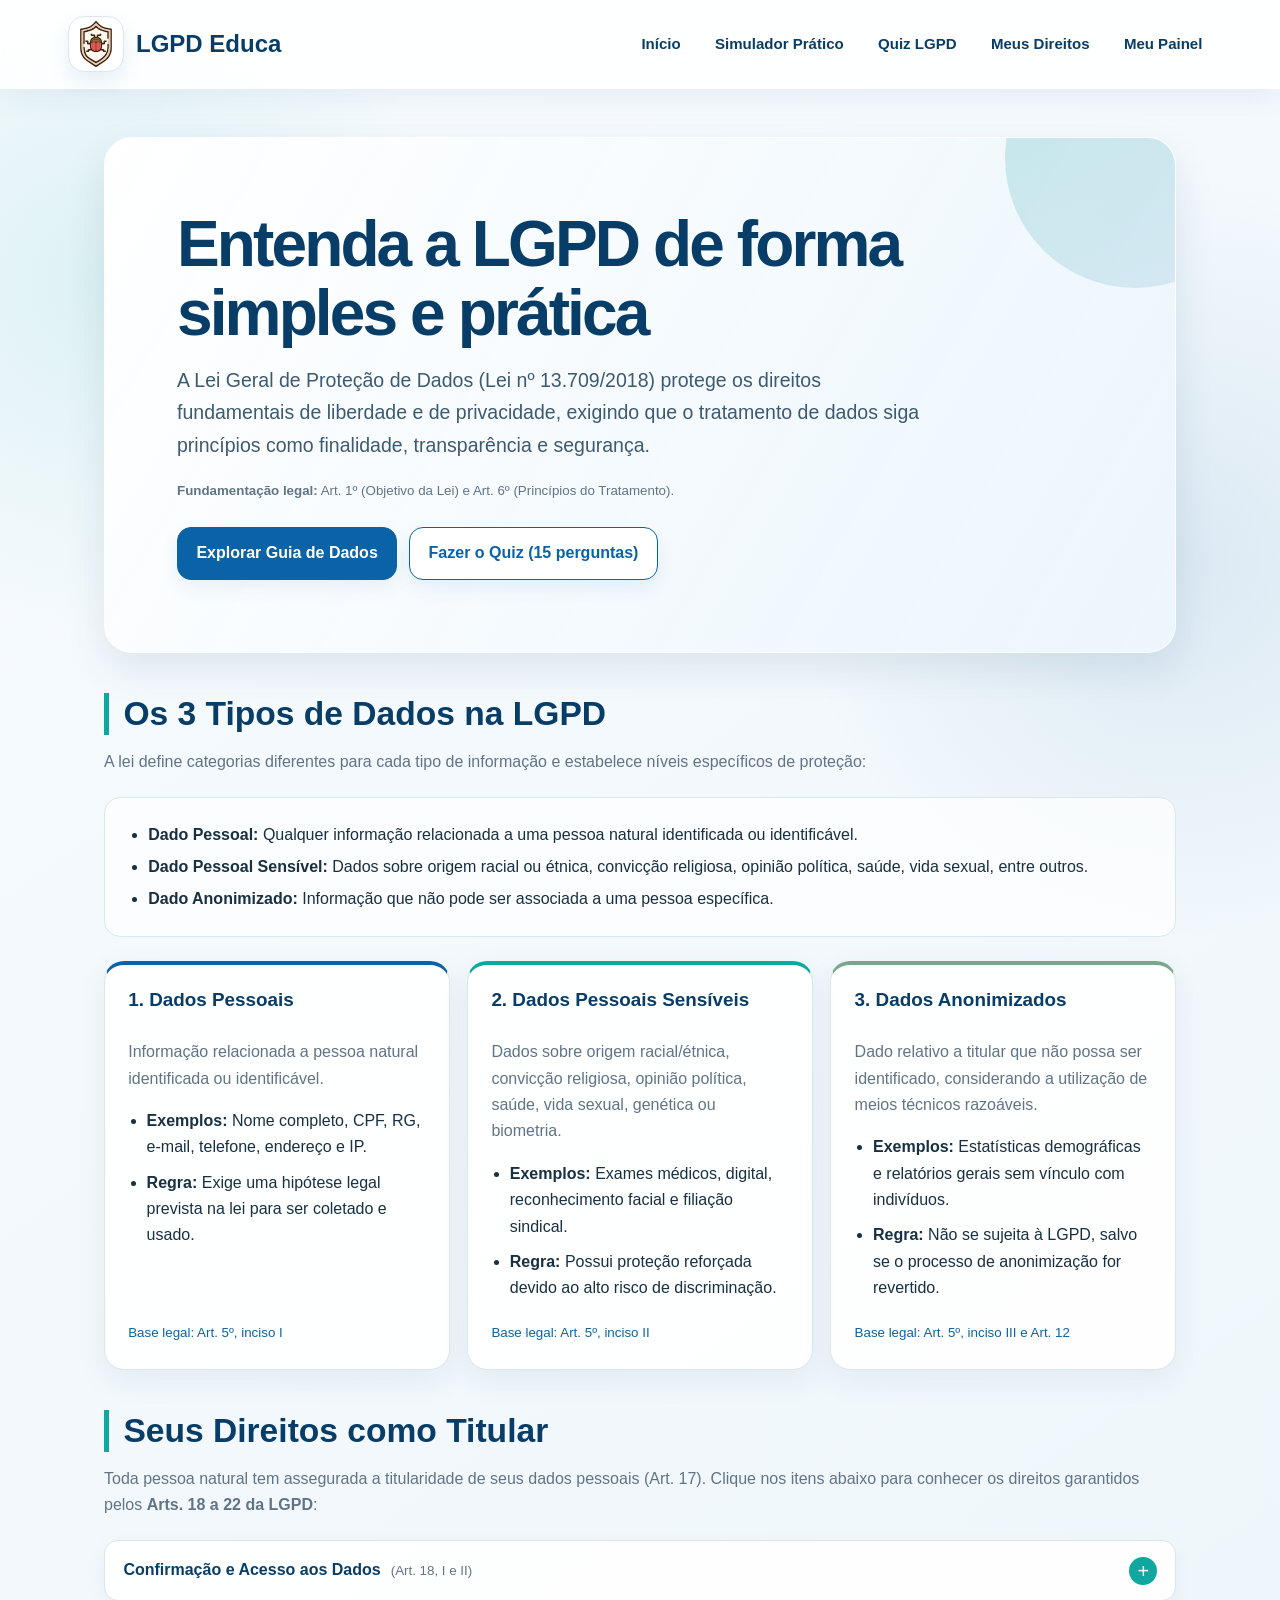
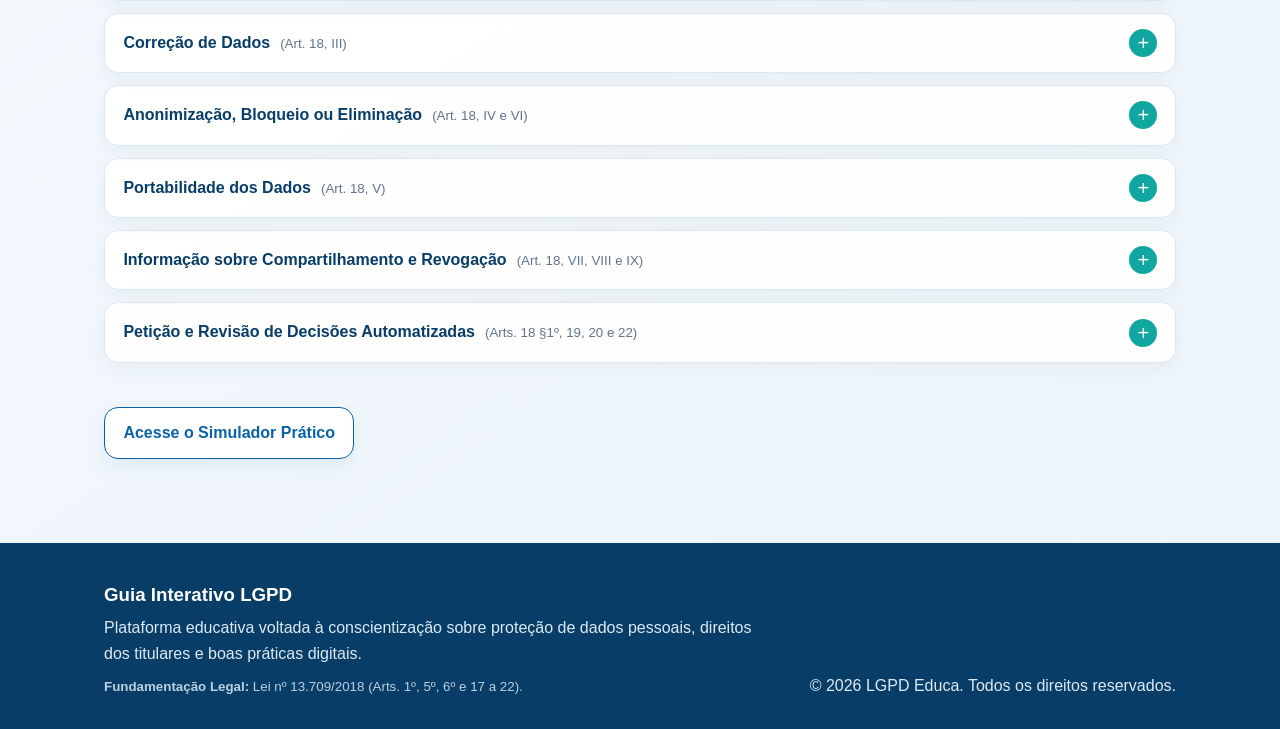
<file: index.html>
<!DOCTYPE html>
<html lang="pt">
<head>
    <meta charset="UTF-8">
    <meta name="viewport" content="width=device-width, initial-scale=1.0">
    <title>LGPD Educa</title>
    <link rel="stylesheet" href="style.css">
    <script src="script.js" defer></script>
</head>
<body>
    
    <div id="ContainerTotal">
        <div id="container1">
            <app-navbar>
                <header class="navbar">
                    <nav aria-label="Menu de navegação" class="px-6 flex items-center justify-between h-20 w-full">
                        <div id="logo-img" class="logo">
                            <a class="logo-link" routerlinkactive="text-base font-semibold text-sky-700 transition-all duration-200 hover:text-primary px-2 py-1 rounded-md hover:bg-sky-50" href="index.html" rel="null" target="_self">
                                <img src="logo.svg" height="48" width="48" alt="Logo LGPD Educa" class="h-12 w-auto">
                                <h1 class="text-logo text-lg font-semibold text-sky-700 transition-all duration-200 hover:text-primary px-2 py-1 rounded-md hover:bg-sky-50" id="text-logo">LGPD Educa</h1>
                            </a>
                        </div>
                        <div class="flex items-center gap-4">
                            <a routerlinkactive="text-base font-semibold text-sky-700 transition-all duration-200 hover:text-primary px-2 py-1 rounded-md hover:bg-sky-50" href="index.html#introducao" rel="null" target="_self">Início</a>
                            <a routerlinkactive="text-base font-semibold text-sky-700 transition-all duration-200 hover:text-primary px-2 py-1 rounded-md hover:bg-sky-50" href="simulador.html" rel="null" target="_self">Simulador Prático</a>
                            <a routerlinkactive="text-base font-semibold text-sky-700 transition-all duration-200 hover:text-primary px-2 py-1 rounded-md hover:bg-sky-50" href="quiz.html" rel="null" target="_self">Quiz LGPD</a>
                            <a routerlinkactive="text-base font-semibold text-sky-700 transition-all duration-200 hover:text-primary px-2 py-1 rounded-md hover:bg-sky-50" href="direitos.html" rel="null" target="_self">Meus Direitos</a>
                            <a routerlinkactive="text-base font-semibold text-sky-700 transition-all duration-200 hover:text-primary px-2 py-1 rounded-md hover:bg-sky-50" href="painel.html" rel="null" target="_self">Meu Painel</a>
                        </div>
                    </nav>
                </header>
            </app-navbar>
        </div>
        <main id="container2">
            <app-lgpd>
                <section class="lgpd-section" id="introducao">
                    <h1 class="lgpd-title">Entenda a LGPD de forma simples e prática</h1>
                    <p class="lgpd-description">A Lei Geral de Proteção de Dados (Lei nº 13.709/2018) protege os direitos fundamentais de liberdade e de privacidade, exigindo que o tratamento de dados siga princípios como finalidade, transparência e segurança.</p>
                    <p class="base-legal">
                        <small><strong>Fundamentação legal:</strong> Art. 1º (Objetivo da Lei) e Art. 6º (Princípios do Tratamento).</small>
                    </p>
                    <div>
                        <a href="#tipos-dados">Explorar Guia de Dados</a>
                        <a href="quiz.html">Fazer o Quiz (15 perguntas)</a>
                    </div>
                </section>

                <section class="lgpd-section" id="tipos-dados">
                    <h2 class="lgpd-subtitle">Os 3 Tipos de Dados na LGPD</h2>
                    <p>A lei define categorias diferentes para cada tipo de informação e estabelece níveis específicos de proteção:</p>
                    
                    <ul class="lgpd-list">
                        <li><strong>Dado Pessoal:</strong> Qualquer informação relacionada a uma pessoa natural identificada ou identificável.</li>
                        <li><strong>Dado Pessoal Sensível:</strong> Dados sobre origem racial ou étnica, convicção religiosa, opinião política, saúde, vida sexual, entre outros.</li>
                        <li><strong>Dado Anonimizado:</strong> Informação que não pode ser associada a uma pessoa específica.</li>
                    </ul>
                    <div class="cards-container">
                        <!-- Card 1 -->
                        <article class="card">
                            <h3>1. Dados Pessoais</h3>
                            <p>Informação relacionada a pessoa natural identificada ou identificável.</p>
                            <ul>
                            <li><strong>Exemplos:</strong> Nome completo, CPF, RG, e-mail, telefone, endereço e IP.</li>
                            <li><strong>Regra:</strong> Exige uma hipótese legal prevista na lei para ser coletado e usado.</li>
                            </ul>
                            <footer class="card-legal">
                            <small>Base legal: Art. 5º, inciso I</small>
                            </footer>
                        </article>
                        <!-- Card 2 -->
                        <article class="card">
                                <h3>2. Dados Pessoais Sensíveis</h3>
                                <p>Dados sobre origem racial/étnica, convicção religiosa, opinião política, saúde, vida sexual, genética ou biometria.</p>
                                <ul>
                                <li><strong>Exemplos:</strong> Exames médicos, digital, reconhecimento facial e filiação sindical.</li>
                                <li><strong>Regra:</strong> Possui proteção reforçada devido ao alto risco de discriminação.</li>
                                </ul>
                                <footer class="card-legal">
                                <small>Base legal: Art. 5º, inciso II</small>
                                </footer>
                        </article>
                        <!-- Card 3 -->
                        <article class="card">
                            <h3>3. Dados Anonimizados</h3>
                            <p>Dado relativo a titular que não possa ser identificado, considerando a utilização de meios técnicos razoáveis.</p>
                            <ul>
                            <li><strong>Exemplos:</strong> Estatísticas demográficas e relatórios gerais sem vínculo com indivíduos.</li>
                            <li><strong>Regra:</strong> Não se sujeita à LGPD, salvo se o processo de anonimização for revertido.</li>
                            </ul>
                            <footer class="card-legal">
                            <small>Base legal: Art. 5º, inciso III e Art. 12</small>
                            </footer>
                        </article>
                    </div>
                </section>

                <section id="direitos-titulares">
                    <h2>Seus Direitos como Titular</h2>
                    <p>Toda pessoa natural tem assegurada a titularidade de seus dados pessoais (Art. 17). Clique nos itens abaixo para conhecer os direitos garantidos pelos <strong>Arts. 18 a 22 da LGPD</strong>:
                    </p>

                    <div class="accordion-direitos">
                        <details>
                            <summary><strong>Confirmação e Acesso aos Dados</strong> <small>(Art. 18, I e II)</small></summary>
                            <p>Você tem o direito de confirmar se uma empresa trata seus dados e solicitar uma cópia completa e gratuita dessas informações.</p>
                        </details>

                        <details>
                            <summary><strong>Correção de Dados</strong> <small>(Art. 18, III)</small></summary>
                            <p>Você pode exigir a atualização ou correção de dados que estejam incompletos, inexatos ou desatualizados.</p></details>

                        <details>
                            <summary><strong>Anonimização, Bloqueio ou Eliminação</strong> <small>(Art. 18, IV e VI)</small>
                            </summary>
                            <p>Direito de pedir que dados desnecessários, excessivos ou tratados fora da lei sejam bloqueados, anonimizados ou apagados.</p>
                            </details>
                        <details>
                            <summary><strong>Portabilidade dos Dados</strong> <small>(Art. 18, V)</small></summary>
                            <p>Você pode solicitar a transferência dos seus dados pessoais para outro fornecedor de serviço ou produto, mediante requisição expressa.</p>
                        </details>

                        <details>
                            <summary><strong>Informação sobre Compartilhamento e Revogação</strong> <small>(Art. 18, VII, VIII e IX)</small></summary>
                            <p>Direito de saber com quem seus dados foram compartilhados, quais as consequências de não dar consentimento e o direito de revogá-lo a qualquer momento.</p>
                        </details>

                        <details>
                            <summary><strong>Petição e Revisão de Decisões Automatizadas</strong> <small>(Arts. 18 §1º, 19, 20 e 22)</small></summary>
                            <p>Você pode reclamar à ANPD ou órgãos de defesa do consumidor, além de pedir revisão de decisões tomadas unicamente por algoritmos (como análise de crédito).</p>
                        </details>
                    </div>
                </section>
                        <a href="simulador.html" class="lgpd-button">Acesse o Simulador Prático</a>
            </app-lgpd>
        </main>
        <footer id="footer-site">
            <div class="footer-container">
                <div class="footer-col">
                    <h3>Guia Interativo LGPD</h3>
                    <p>
                        Plataforma educativa voltada à conscientização sobre proteção de dados pessoais, direitos dos titulares e boas práticas digitais.
                    </p>
                    <p class="legal-summary">
                    <small>
                    <strong>Fundamentação Legal:</strong> Lei nº 13.709/2018 (Arts. 1º, 5º, 6º e 17 a 22).
                    </small>
                    </p>
                </div>
                <p>&copy; 2026 LGPD Educa. Todos os direitos reservados.</p>
            </div>
        </footer>
    </div>
</body>
</html>
</file>
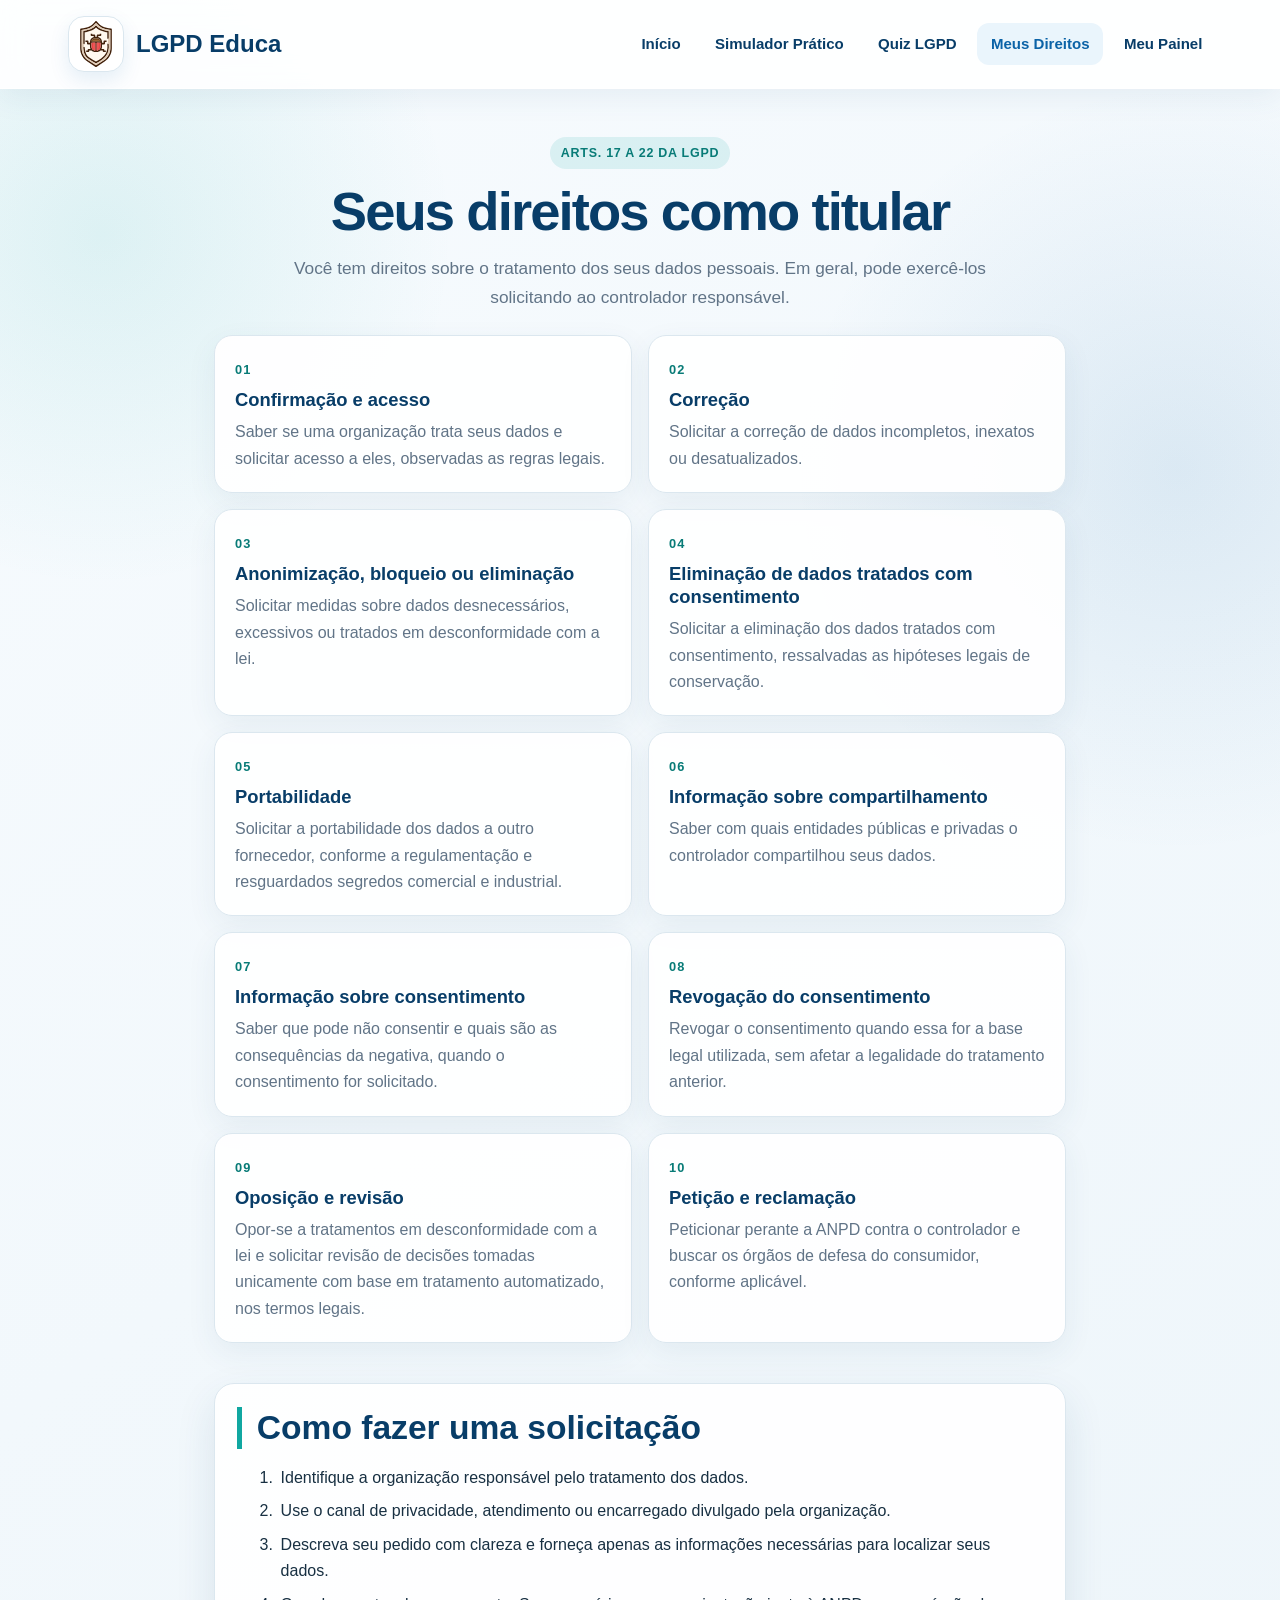
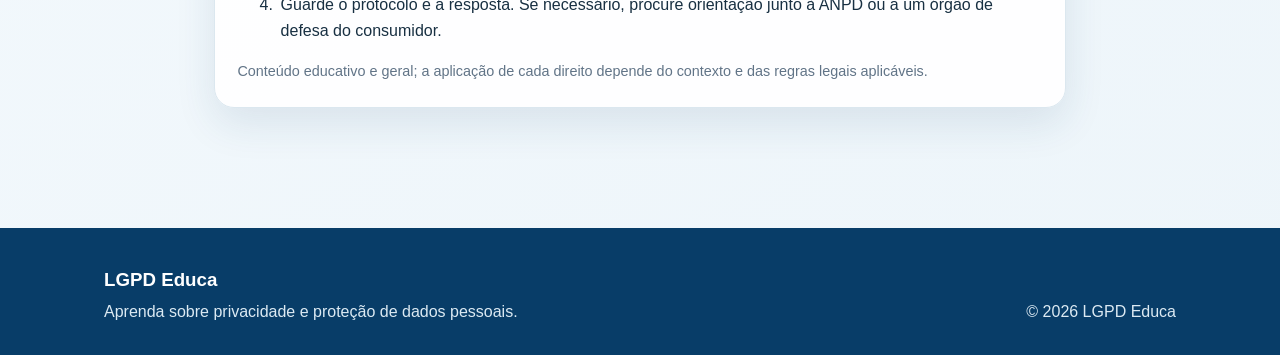
<file: direitos.html>
<!DOCTYPE html>
<html lang="pt-BR">
<head>
    <meta charset="UTF-8">
    <meta name="viewport" content="width=device-width, initial-scale=1.0">
    <meta name="description" content="Conheça os direitos do titular de dados pessoais previstos na LGPD.">
    <title>Meus Direitos | LGPD Educa</title>
    <link rel="stylesheet" href="style.css">
    <script src="script.js" defer></script>
</head>
<body>
    <div id="ContainerTotal">
        <header class="navbar">
            <nav aria-label="Menu de navegação">
                <div class="logo">
                    <a class="logo-link" href="index.html">
                        <img src="logo.svg" width="48" height="48" alt="">
                        <span class="text-logo">LGPD Educa</span>
                    </a>
                </div>
                <div class="nav-links">
                    <a href="index.html#introducao">Início</a>
                    <a href="simulador.html">Simulador Prático</a>
                    <a href="quiz.html">Quiz LGPD</a>
                    <a class="active" href="direitos.html" aria-current="page">Meus Direitos</a>
                    <a href="painel.html">Meu Painel</a>
                </div>
            </nav>
        </header>

        <main class="rights-page">
            <section class="rights-header">
                <span class="quiz-badge">Arts. 17 a 22 da LGPD</span>
                <h1>Seus direitos como titular</h1>
                <p>Você tem direitos sobre o tratamento dos seus dados pessoais. Em geral, pode exercê-los solicitando ao controlador responsável.</p>
            </section>

            <section class="rights-grid" aria-label="Direitos do titular">
                <article class="right-card">
                    <span>01</span>
                    <h2>Confirmação e acesso</h2>
                    <p>Saber se uma organização trata seus dados e solicitar acesso a eles, observadas as regras legais.</p>
                </article>
                <article class="right-card">
                    <span>02</span>
                    <h2>Correção</h2>
                    <p>Solicitar a correção de dados incompletos, inexatos ou desatualizados.</p>
                </article>
                <article class="right-card">
                    <span>03</span>
                    <h2>Anonimização, bloqueio ou eliminação</h2>
                    <p>Solicitar medidas sobre dados desnecessários, excessivos ou tratados em desconformidade com a lei.</p>
                </article>
                <article class="right-card">
                    <span>04</span>
                    <h2>Eliminação de dados tratados com consentimento</h2>
                    <p>Solicitar a eliminação dos dados tratados com consentimento, ressalvadas as hipóteses legais de conservação.</p>
                </article>
                <article class="right-card">
                    <span>05</span>
                    <h2>Portabilidade</h2>
                    <p>Solicitar a portabilidade dos dados a outro fornecedor, conforme a regulamentação e resguardados segredos comercial e industrial.</p>
                </article>
                <article class="right-card">
                    <span>06</span>
                    <h2>Informação sobre compartilhamento</h2>
                    <p>Saber com quais entidades públicas e privadas o controlador compartilhou seus dados.</p>
                </article>
                <article class="right-card">
                    <span>07</span>
                    <h2>Informação sobre consentimento</h2>
                    <p>Saber que pode não consentir e quais são as consequências da negativa, quando o consentimento for solicitado.</p>
                </article>
                <article class="right-card">
                    <span>08</span>
                    <h2>Revogação do consentimento</h2>
                    <p>Revogar o consentimento quando essa for a base legal utilizada, sem afetar a legalidade do tratamento anterior.</p>
                </article>
                <article class="right-card">
                    <span>09</span>
                    <h2>Oposição e revisão</h2>
                    <p>Opor-se a tratamentos em desconformidade com a lei e solicitar revisão de decisões tomadas unicamente com base em tratamento automatizado, nos termos legais.</p>
                </article>
                <article class="right-card">
                    <span>10</span>
                    <h2>Petição e reclamação</h2>
                    <p>Peticionar perante a ANPD contra o controlador e buscar os órgãos de defesa do consumidor, conforme aplicável.</p>
                </article>
            </section>

            <section class="rights-howto">
                <h2>Como fazer uma solicitação</h2>
                <ol>
                    <li>Identifique a organização responsável pelo tratamento dos dados.</li>
                    <li>Use o canal de privacidade, atendimento ou encarregado divulgado pela organização.</li>
                    <li>Descreva seu pedido com clareza e forneça apenas as informações necessárias para localizar seus dados.</li>
                    <li>Guarde o protocolo e a resposta. Se necessário, procure orientação junto à ANPD ou a um órgão de defesa do consumidor.</li>
                </ol>
                <p class="rights-disclaimer">Conteúdo educativo e geral; a aplicação de cada direito depende do contexto e das regras legais aplicáveis.</p>
            </section>
        </main>

        <footer id="footer-site">
            <div class="footer-container">
                <div class="footer-col">
                    <h3>LGPD Educa</h3>
                    <p>Aprenda sobre privacidade e proteção de dados pessoais.</p>
                </div>
                <p>&copy; 2026 LGPD Educa</p>
            </div>
        </footer>
    </div>
</body>
</html>
</file>
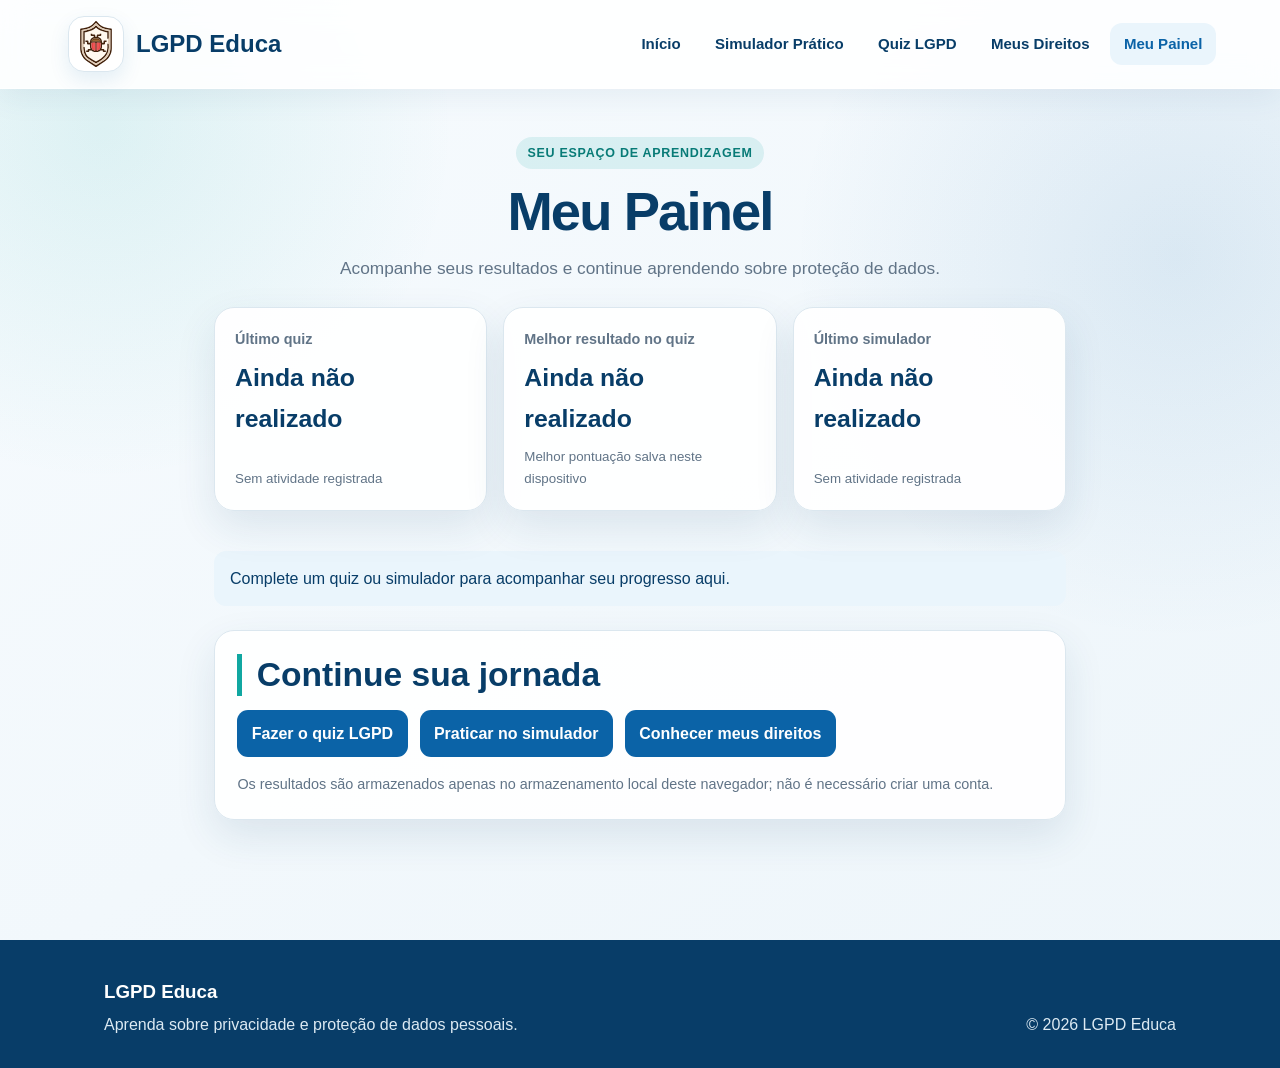
<file: painel.html>
<!DOCTYPE html>
<html lang="pt-BR">
<head>
    <meta charset="UTF-8">
    <meta name="viewport" content="width=device-width, initial-scale=1.0">
    <meta name="description" content="Acompanhe seus resultados nos desafios LGPD Educa.">
    <title>Meu Painel | LGPD Educa</title>
    <link rel="stylesheet" href="style.css">
    <script src="script.js" defer></script>
</head>
<body>
    <div id="ContainerTotal">
        <header class="navbar">
            <nav aria-label="Menu de navegação">
                <div class="logo">
                    <a class="logo-link" href="index.html">
                        <img src="logo.svg" width="48" height="48" alt="">
                        <span class="text-logo">LGPD Educa</span>
                    </a>
                </div>
                <div class="nav-links">
                    <a href="index.html#introducao">Início</a>
                    <a href="simulador.html">Simulador Prático</a>
                    <a href="quiz.html">Quiz LGPD</a>
                    <a href="direitos.html">Meus Direitos</a>
                    <a class="active" href="painel.html" aria-current="page">Meu Painel</a>
                </div>
            </nav>
        </header>

        <main id="user-panel" class="dashboard-page">
            <section class="dashboard-header">
                <span class="quiz-badge">Seu espaço de aprendizagem</span>
                <h1>Meu Painel</h1>
                <p>Acompanhe seus resultados e continue aprendendo sobre proteção de dados.</p>
            </section>

            <section class="dashboard-grid" aria-label="Resumo do seu progresso">
                <article class="dashboard-card">
                    <span class="dashboard-label">Último quiz</span>
                    <strong id="panel-quiz-latest">Carregando...</strong>
                    <small id="panel-quiz-date"></small>
                </article>
                <article class="dashboard-card">
                    <span class="dashboard-label">Melhor resultado no quiz</span>
                    <strong id="panel-quiz-best">Carregando...</strong>
                    <small>Melhor pontuação salva neste dispositivo</small>
                </article>
                <article class="dashboard-card">
                    <span class="dashboard-label">Último simulador</span>
                    <strong id="panel-simulator">Carregando...</strong>
                    <small id="panel-simulator-date"></small>
                </article>
            </section>

            <p id="panel-activity" class="dashboard-note" aria-live="polite"></p>

            <section class="dashboard-actions">
                <h2>Continue sua jornada</h2>
                <div class="dashboard-links">
                    <a href="quiz.html">Fazer o quiz LGPD</a>
                    <a href="simulador.html">Praticar no simulador</a>
                    <a href="direitos.html">Conhecer meus direitos</a>
                </div>
                <p>Os resultados são armazenados apenas no armazenamento local deste navegador; não é necessário criar uma conta.</p>
            </section>
        </main>

        <footer id="footer-site">
            <div class="footer-container">
                <div class="footer-col">
                    <h3>LGPD Educa</h3>
                    <p>Aprenda sobre privacidade e proteção de dados pessoais.</p>
                </div>
                <p>&copy; 2026 LGPD Educa</p>
            </div>
        </footer>
    </div>
</body>
</html>
</file>
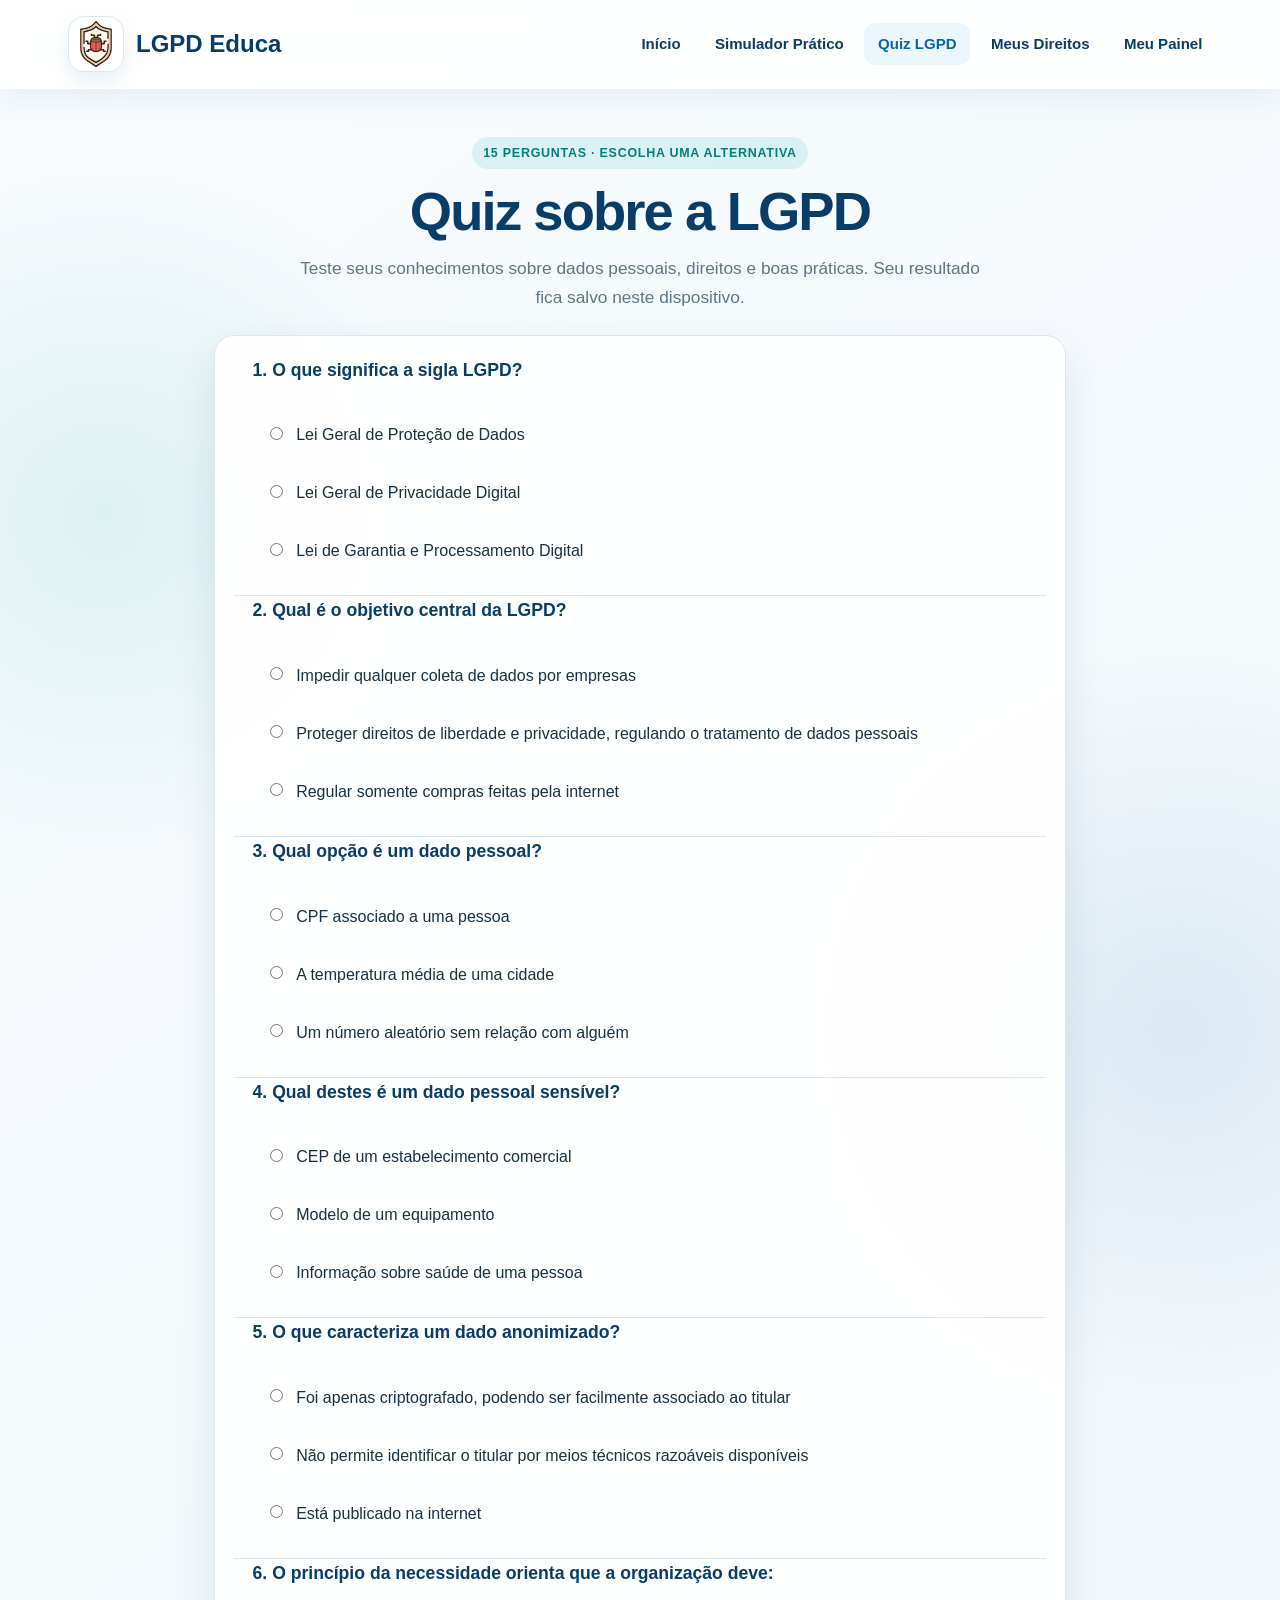
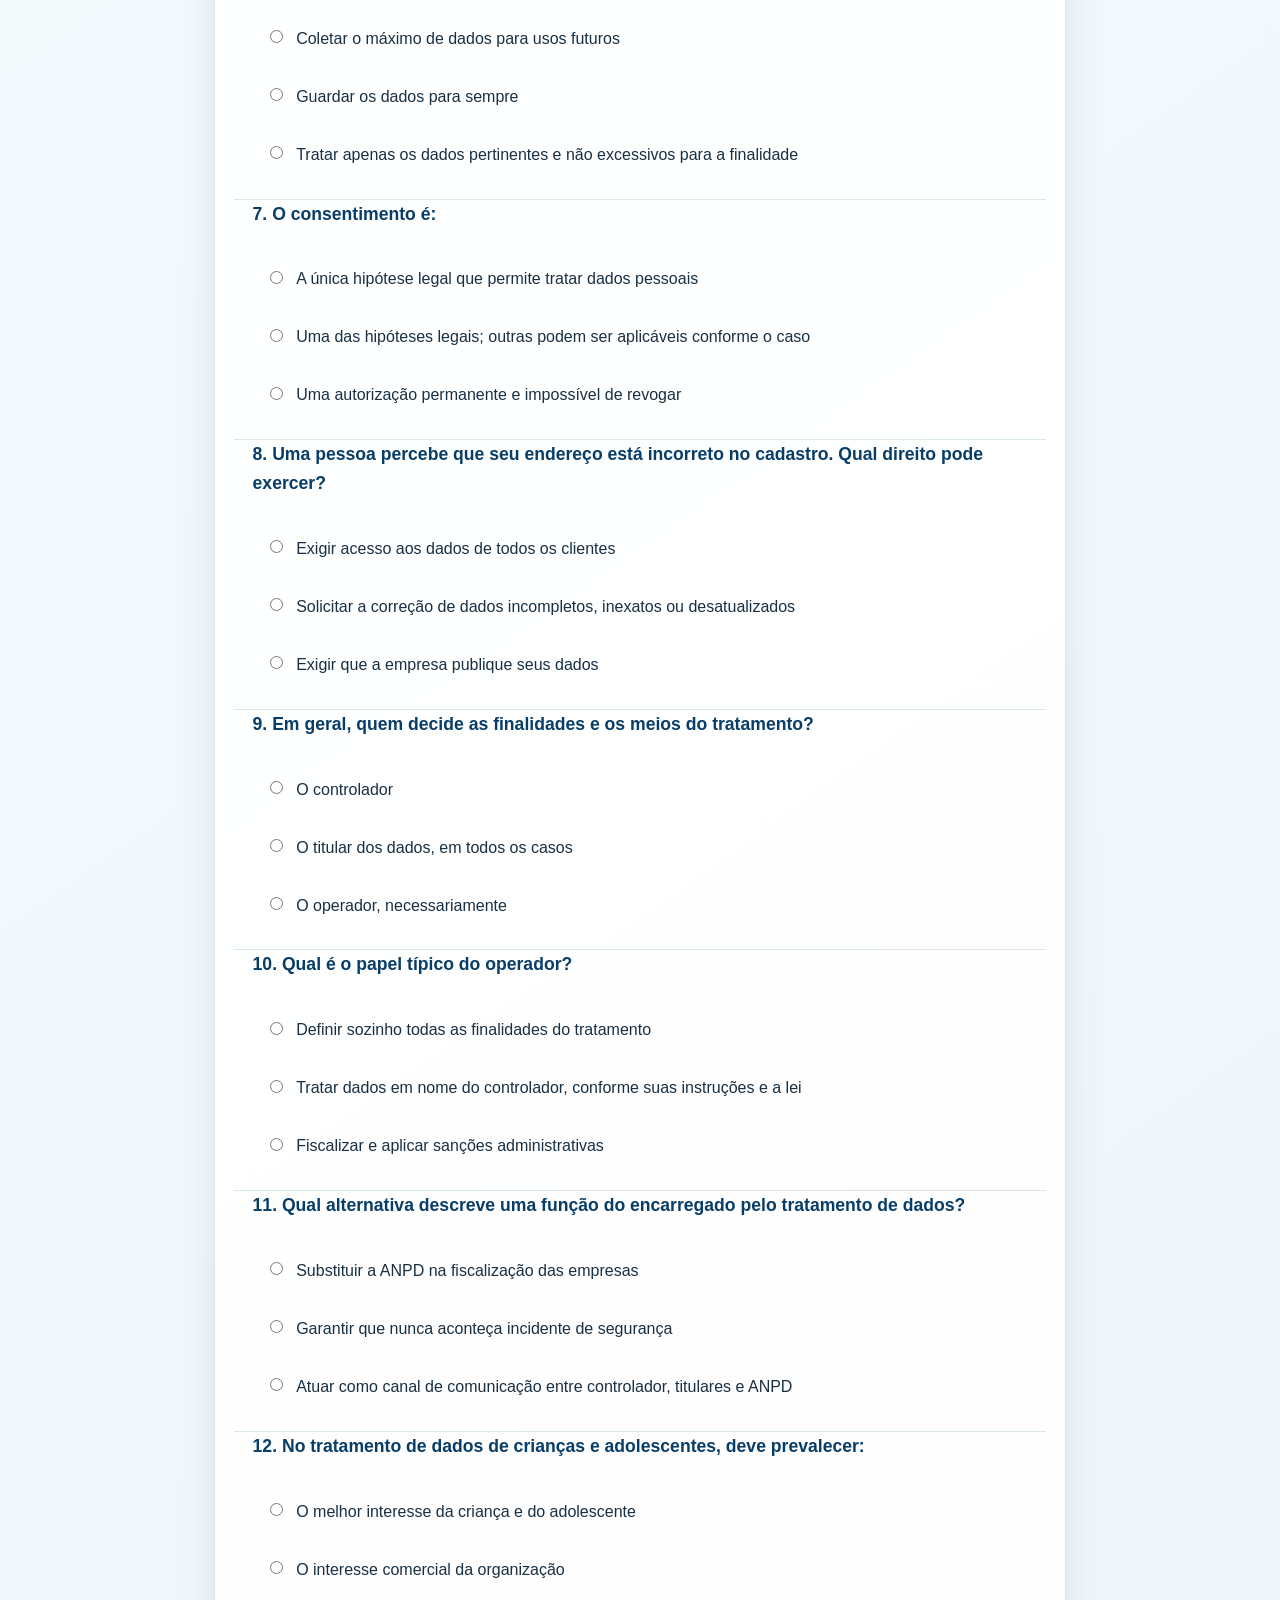
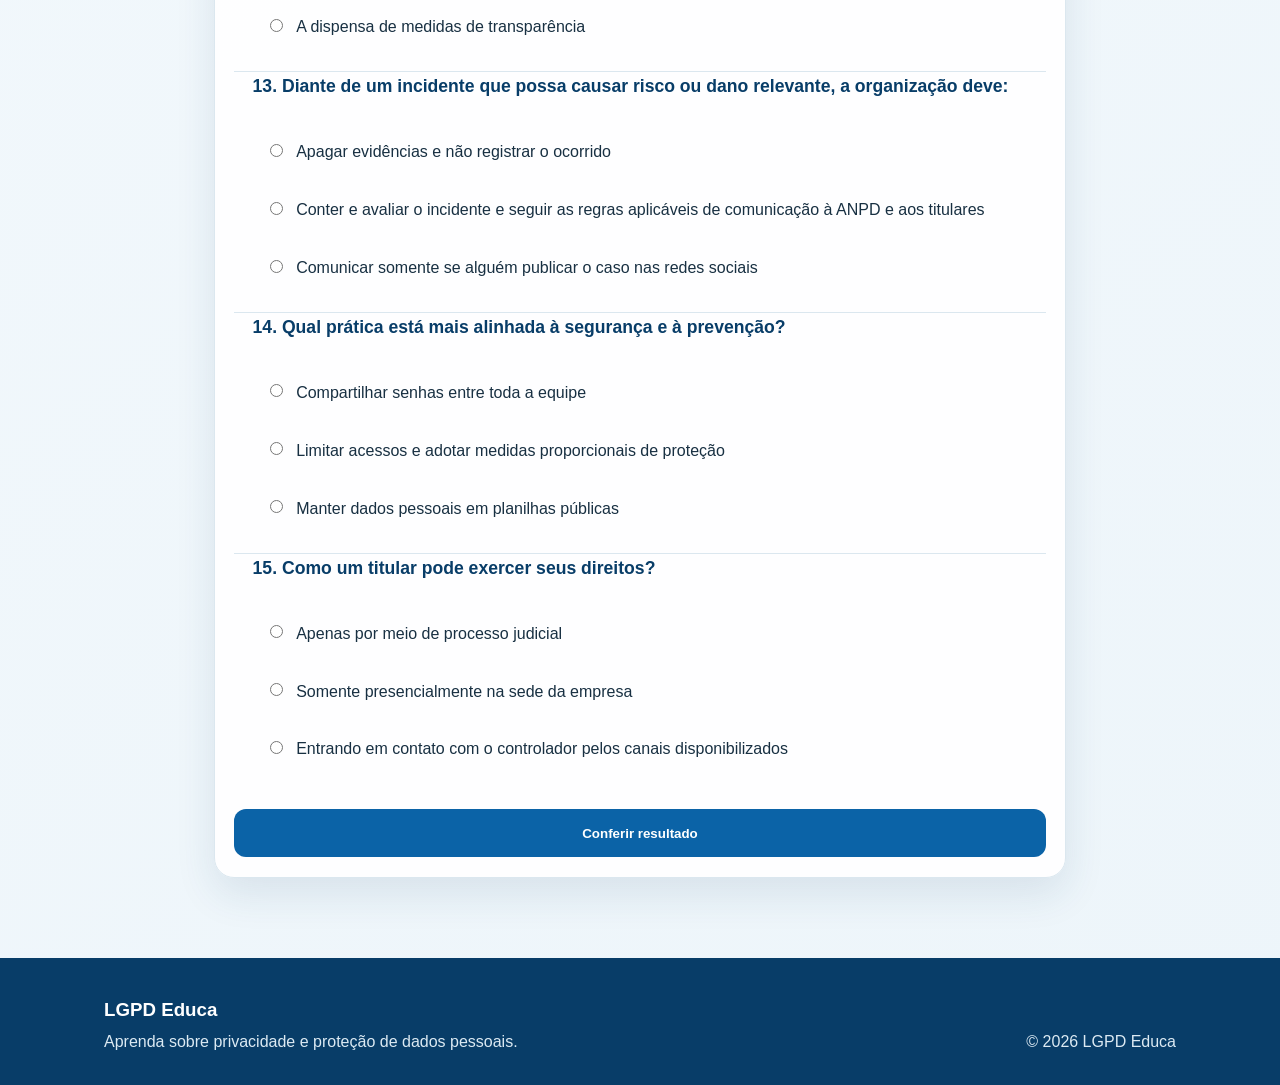
<file: quiz.html>
<!DOCTYPE html>
<html lang="pt-BR">
<head>
    <meta charset="UTF-8">
    <meta name="viewport" content="width=device-width, initial-scale=1.0">
    <meta name="description" content="Teste seus conhecimentos sobre a Lei Geral de Proteção de Dados com o quiz interativo LGPD Educa.">
    <title>Quiz LGPD | LGPD Educa</title>
    <link rel="stylesheet" href="style.css">
    <script src="script.js" defer></script>
</head>
<body>
    <div id="ContainerTotal">
        <header class="navbar">
            <nav aria-label="Menu de navegação">
                <div class="logo">
                    <a class="logo-link" href="index.html">
                        <img src="logo.svg" width="48" height="48" alt="">
                        <span class="text-logo">LGPD Educa</span>
                    </a>
                </div>
                <div class="nav-links">
                    <a href="index.html#introducao">Início</a>
                    <a href="simulador.html">Simulador Prático</a>
                    <a class="active" href="quiz.html" aria-current="page">Quiz LGPD</a>
                    <a href="direitos.html">Meus Direitos</a>
                    <a href="painel.html">Meu Painel</a>
                </div>
            </nav>
        </header>

        <main class="quiz-page">
            <section class="quiz-header">
                <span class="quiz-badge">15 perguntas · escolha uma alternativa</span>
                <h1>Quiz sobre a LGPD</h1>
                <p>Teste seus conhecimentos sobre dados pessoais, direitos e boas práticas. Seu resultado fica salvo neste dispositivo.</p>
            </section>

            <form id="quiz-form" class="quiz-card">
                <fieldset>
                    <legend>1. O que significa a sigla LGPD?</legend>
                    <label><input type="radio" name="q1" value="a" required> Lei Geral de Proteção de Dados</label>
                    <label><input type="radio" name="q1" value="b"> Lei Geral de Privacidade Digital</label>
                    <label><input type="radio" name="q1" value="c"> Lei de Garantia e Processamento Digital</label>
                </fieldset>
                <fieldset>
                    <legend>2. Qual é o objetivo central da LGPD?</legend>
                    <label><input type="radio" name="q2" value="a" required> Impedir qualquer coleta de dados por empresas</label>
                    <label><input type="radio" name="q2" value="b"> Proteger direitos de liberdade e privacidade, regulando o tratamento de dados pessoais</label>
                    <label><input type="radio" name="q2" value="c"> Regular somente compras feitas pela internet</label>
                </fieldset>
                <fieldset>
                    <legend>3. Qual opção é um dado pessoal?</legend>
                    <label><input type="radio" name="q3" value="a" required> CPF associado a uma pessoa</label>
                    <label><input type="radio" name="q3" value="b"> A temperatura média de uma cidade</label>
                    <label><input type="radio" name="q3" value="c"> Um número aleatório sem relação com alguém</label>
                </fieldset>
                <fieldset>
                    <legend>4. Qual destes é um dado pessoal sensível?</legend>
                    <label><input type="radio" name="q4" value="a" required> CEP de um estabelecimento comercial</label>
                    <label><input type="radio" name="q4" value="b"> Modelo de um equipamento</label>
                    <label><input type="radio" name="q4" value="c"> Informação sobre saúde de uma pessoa</label>
                </fieldset>
                <fieldset>
                    <legend>5. O que caracteriza um dado anonimizado?</legend>
                    <label><input type="radio" name="q5" value="a" required> Foi apenas criptografado, podendo ser facilmente associado ao titular</label>
                    <label><input type="radio" name="q5" value="b"> Não permite identificar o titular por meios técnicos razoáveis disponíveis</label>
                    <label><input type="radio" name="q5" value="c"> Está publicado na internet</label>
                </fieldset>
                <fieldset>
                    <legend>6. O princípio da necessidade orienta que a organização deve:</legend>
                    <label><input type="radio" name="q6" value="a" required> Coletar o máximo de dados para usos futuros</label>
                    <label><input type="radio" name="q6" value="b"> Guardar os dados para sempre</label>
                    <label><input type="radio" name="q6" value="c"> Tratar apenas os dados pertinentes e não excessivos para a finalidade</label>
                </fieldset>
                <fieldset>
                    <legend>7. O consentimento é:</legend>
                    <label><input type="radio" name="q7" value="a" required> A única hipótese legal que permite tratar dados pessoais</label>
                    <label><input type="radio" name="q7" value="b"> Uma das hipóteses legais; outras podem ser aplicáveis conforme o caso</label>
                    <label><input type="radio" name="q7" value="c"> Uma autorização permanente e impossível de revogar</label>
                </fieldset>
                <fieldset>
                    <legend>8. Uma pessoa percebe que seu endereço está incorreto no cadastro. Qual direito pode exercer?</legend>
                    <label><input type="radio" name="q8" value="a" required> Exigir acesso aos dados de todos os clientes</label>
                    <label><input type="radio" name="q8" value="b"> Solicitar a correção de dados incompletos, inexatos ou desatualizados</label>
                    <label><input type="radio" name="q8" value="c"> Exigir que a empresa publique seus dados</label>
                </fieldset>
                <fieldset>
                    <legend>9. Em geral, quem decide as finalidades e os meios do tratamento?</legend>
                    <label><input type="radio" name="q9" value="a" required> O controlador</label>
                    <label><input type="radio" name="q9" value="b"> O titular dos dados, em todos os casos</label>
                    <label><input type="radio" name="q9" value="c"> O operador, necessariamente</label>
                </fieldset>
                <fieldset>
                    <legend>10. Qual é o papel típico do operador?</legend>
                    <label><input type="radio" name="q10" value="a" required> Definir sozinho todas as finalidades do tratamento</label>
                    <label><input type="radio" name="q10" value="b"> Tratar dados em nome do controlador, conforme suas instruções e a lei</label>
                    <label><input type="radio" name="q10" value="c"> Fiscalizar e aplicar sanções administrativas</label>
                </fieldset>
                <fieldset>
                    <legend>11. Qual alternativa descreve uma função do encarregado pelo tratamento de dados?</legend>
                    <label><input type="radio" name="q11" value="a" required> Substituir a ANPD na fiscalização das empresas</label>
                    <label><input type="radio" name="q11" value="b"> Garantir que nunca aconteça incidente de segurança</label>
                    <label><input type="radio" name="q11" value="c"> Atuar como canal de comunicação entre controlador, titulares e ANPD</label>
                </fieldset>
                <fieldset>
                    <legend>12. No tratamento de dados de crianças e adolescentes, deve prevalecer:</legend>
                    <label><input type="radio" name="q12" value="a" required> O melhor interesse da criança e do adolescente</label>
                    <label><input type="radio" name="q12" value="b"> O interesse comercial da organização</label>
                    <label><input type="radio" name="q12" value="c"> A dispensa de medidas de transparência</label>
                </fieldset>
                <fieldset>
                    <legend>13. Diante de um incidente que possa causar risco ou dano relevante, a organização deve:</legend>
                    <label><input type="radio" name="q13" value="a" required> Apagar evidências e não registrar o ocorrido</label>
                    <label><input type="radio" name="q13" value="b"> Conter e avaliar o incidente e seguir as regras aplicáveis de comunicação à ANPD e aos titulares</label>
                    <label><input type="radio" name="q13" value="c"> Comunicar somente se alguém publicar o caso nas redes sociais</label>
                </fieldset>
                <fieldset>
                    <legend>14. Qual prática está mais alinhada à segurança e à prevenção?</legend>
                    <label><input type="radio" name="q14" value="a" required> Compartilhar senhas entre toda a equipe</label>
                    <label><input type="radio" name="q14" value="b"> Limitar acessos e adotar medidas proporcionais de proteção</label>
                    <label><input type="radio" name="q14" value="c"> Manter dados pessoais em planilhas públicas</label>
                </fieldset>
                <fieldset>
                    <legend>15. Como um titular pode exercer seus direitos?</legend>
                    <label><input type="radio" name="q15" value="a" required> Apenas por meio de processo judicial</label>
                    <label><input type="radio" name="q15" value="b"> Somente presencialmente na sede da empresa</label>
                    <label><input type="radio" name="q15" value="c"> Entrando em contato com o controlador pelos canais disponibilizados</label>
                </fieldset>
                <button class="quiz-submit" type="submit">Conferir resultado</button>
            </form>

            <section id="quiz-result" class="quiz-result" aria-live="polite" hidden>
                <span class="quiz-badge">Seu resultado</span>
                <h2 id="quiz-score"></h2>
                <p id="quiz-message"></p>
                <ol id="quiz-feedback"></ol>
                <button id="quiz-retry" class="quiz-retry" type="button">Tentar novamente</button>
                <a class="quiz-panel-link" href="painel.html">Ver meu painel</a>
            </section>
        </main>

        <footer id="footer-site">
            <div class="footer-container">
                <div class="footer-col">
                    <h3>LGPD Educa</h3>
                    <p>Aprenda sobre privacidade e proteção de dados pessoais.</p>
                </div>
                <p>&copy; 2026 LGPD Educa</p>
            </div>
        </footer>
    </div>
</body>
</html>
</file>
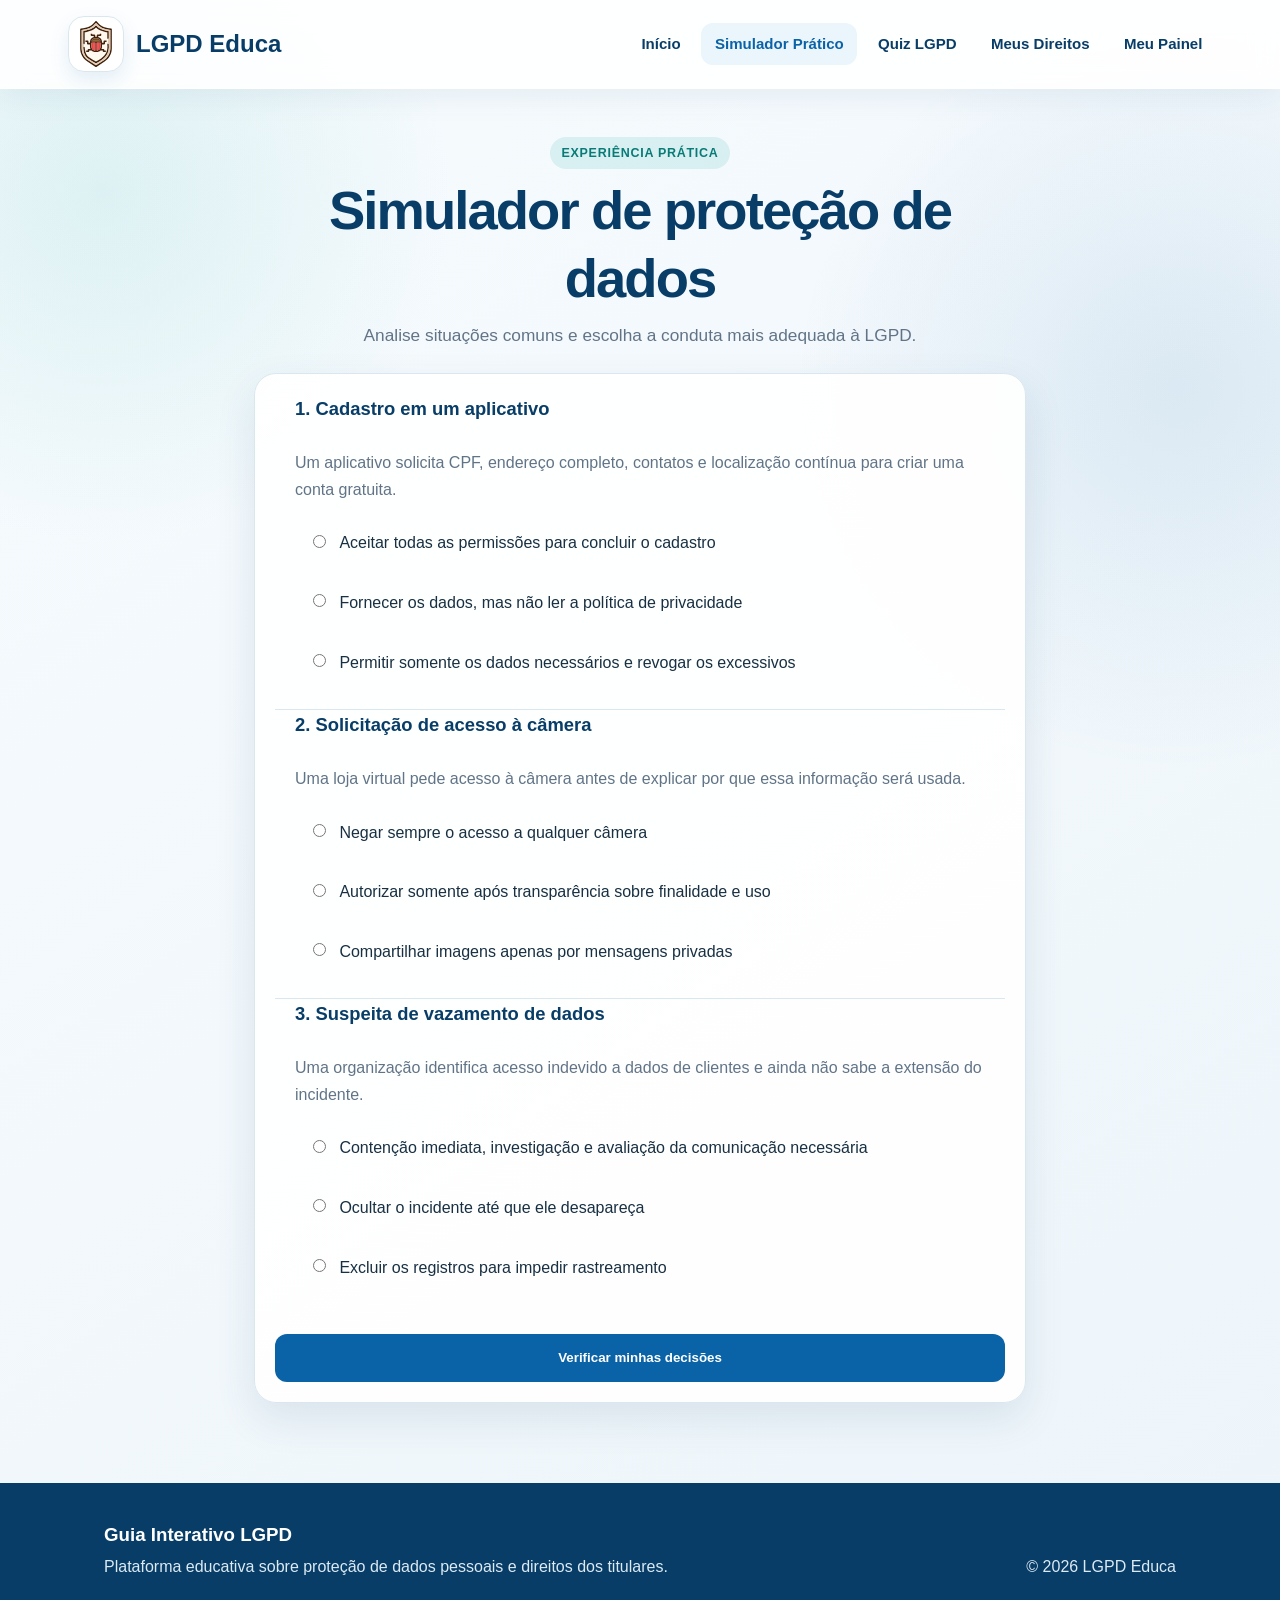
<file: simulador.html>
<!DOCTYPE html>
<html lang="pt-BR">
<head>
    <meta charset="UTF-8">
    <meta name="viewport" content="width=device-width, initial-scale=1.0">
    <title>Simulador Prático | LGPD Educa</title>
    <link rel="stylesheet" href="style.css">
    <script src="script.js" defer></script>
</head>
<body>
    <div id="ContainerTotal">
        <div id="container1">
            <header class="navbar">
                <nav aria-label="Menu de navegação">
                    <div id="logo-img" class="logo">
                        <a class="logo-link" href="index.html">
                            <img src="logo.svg" height="48" width="48" alt="Logo LGPD Educa">
                            <h1 class="text-logo" id="text-logo">LGPD Educa</h1>
                        </a>
                    </div>
                    <div class="nav-links">
                        <a href="index.html#introducao">Início</a>
                        <a class="active" href="simulador.html" aria-current="page">Simulador Prático</a>
                        <a href="quiz.html">Quiz LGPD</a>
                        <a href="direitos.html">Meus Direitos</a>
                        <a href="painel.html">Meu Painel</a>
                    </div>
                </nav>
            </header>
        </div>

        <main id="container2" class="simulator-page">
            <section class="simulator-header">
                <span class="simulator-badge">Experiência prática</span>
                <h1>Simulador de proteção de dados</h1>
                <p>Analise situações comuns e escolha a conduta mais adequada à LGPD.</p>
            </section>

            <form id="simulator-form" class="simulator-card">
                <fieldset>
                    <legend>1. Cadastro em um aplicativo</legend>
                    <p>Um aplicativo solicita CPF, endereço completo, contatos e localização contínua para criar uma conta gratuita.</p>
                    <label><input type="radio" name="cadastro" value="a" required> Aceitar todas as permissões para concluir o cadastro</label>
                    <label><input type="radio" name="cadastro" value="b"> Fornecer os dados, mas não ler a política de privacidade</label>
                    <label><input type="radio" name="cadastro" value="c"> Permitir somente os dados necessários e revogar os excessivos</label>
                </fieldset>

                <fieldset>
                    <legend>2. Solicitação de acesso à câmera</legend>
                    <p>Uma loja virtual pede acesso à câmera antes de explicar por que essa informação será usada.</p>
                    <label><input type="radio" name="camera" value="a" required> Negar sempre o acesso a qualquer câmera</label>
                    <label><input type="radio" name="camera" value="b"> Autorizar somente após transparência sobre finalidade e uso</label>
                    <label><input type="radio" name="camera" value="c"> Compartilhar imagens apenas por mensagens privadas</label>
                </fieldset>

                <fieldset>
                    <legend>3. Suspeita de vazamento de dados</legend>
                    <p>Uma organização identifica acesso indevido a dados de clientes e ainda não sabe a extensão do incidente.</p>
                    <label><input type="radio" name="vazamento" value="a" required> Contenção imediata, investigação e avaliação da comunicação necessária</label>
                    <label><input type="radio" name="vazamento" value="b"> Ocultar o incidente até que ele desapareça</label>
                    <label><input type="radio" name="vazamento" value="c"> Excluir os registros para impedir rastreamento</label>
                </fieldset>

                <button class="simulator-submit" type="submit">Verificar minhas decisões</button>
            </form>

            <section id="simulator-result" class="simulator-result" hidden>
                <div>
                    <span class="simulator-badge">Resultado</span>
                    <h2 id="simulator-score"></h2>
                </div>
                <ul id="result-list"></ul>
                <button id="reset-simulator" class="simulator-reset" type="button">Recomeçar simulador</button>
            </section>
        </main>

        <footer id="footer-site">
            <div class="footer-container">
                <div class="footer-col">
                    <h3>Guia Interativo LGPD</h3>
                    <p>Plataforma educativa sobre proteção de dados pessoais e direitos dos titulares.</p>
                </div>
                <p>&copy; 2026 LGPD Educa</p>
            </div>
        </footer>
    </div>
</body>
</html>
</file>
<file: style.css>
:root {
    --primary: #0b63a7;
    --primary-dark: #083d68;
    --primary-soft: #eaf5fc;
    --accent: #10a7a1;
    --accent-dark: #087b77;
    --ink: #183042;
    --muted: #617487;
    --white: #ffffff;
    --surface: rgba(255, 255, 255, 0.94);
    --border: #dbe7ef;
    --shadow: 0 16px 40px rgba(30, 74, 112, 0.11);
}

* {
    box-sizing: border-box;
}

html {
    scroll-behavior: smooth;
}

body {
    margin: 0;
    min-height: 100vh;
    color: var(--ink);
    background:
        radial-gradient(circle at 8% 12%, rgba(16, 167, 161, 0.11), transparent 22rem),
        radial-gradient(circle at 92% 24%, rgba(11, 99, 167, 0.10), transparent 24rem),
        linear-gradient(145deg, #f7fbfe 0%, #edf5fa 100%);
    font-family: "Segoe UI", Arial, sans-serif;
    line-height: 1.65;
}

a {
    color: inherit;
}

.navbar {
    position: sticky;
    top: 0;
    z-index: 20;
    width: 100%;
    border-bottom: 1px solid rgba(255, 255, 255, 0.7);
    background: rgba(255, 255, 255, 0.88);
    box-shadow: 0 8px 30px rgba(34, 85, 124, 0.08);
    backdrop-filter: blur(14px);
    -webkit-backdrop-filter: blur(14px);
}

nav {
    max-width: 1200px;
    min-height: 80px;
    margin: 0 auto;
    padding: 0.75rem 1.5rem;
    display: flex;
    align-items: center;
    justify-content: space-between;
    gap: 1.5rem;
}

.logo {
    display: flex;
    align-items: center;
    gap: 0.75rem;
    flex: 0 0 auto;
}

.logo-link {
    display: flex;
    align-items: center;
    gap: 0.75rem;
    min-height: 56px;
    padding: 4px;
    border-radius: 16px;
    text-decoration: none;
}

.logo a {
    transition: transform 180ms ease, box-shadow 180ms ease;
}

.logo-link img {
    width: 56px;
    height: 56px;
    padding: 4px;
    border: 1px solid var(--border);
    border-radius: 16px;
    background: var(--white);
    box-shadow: 0 8px 20px rgba(11, 99, 167, 0.10);
    object-fit: contain;
}

.logo-link:hover img {
    transform: translateY(-2px) rotate(-2deg);
    box-shadow: 0 12px 24px rgba(11, 99, 167, 0.16);
}

.logo-link:hover .text-logo {
    color: var(--primary);
}

.text-logo {
    margin: 0;
    font-size: 1.50rem;
    font-weight: 700;
    color: var(--primary-dark);
}

nav > div:last-child {
    display: flex;
    align-items: center;
    justify-content: flex-end;
    flex-wrap: wrap;
    gap: 0.45rem;
}

nav > div:last-child a {
    display: inline-flex;
    align-items: center;
    min-height: 42px;
    padding: 0.55rem 0.85rem;
    border-radius: 12px;
    color: var(--primary-dark);
    font-size: 0.94rem;
    font-weight: 700;
    text-decoration: none;
    transition: color 180ms ease, background 180ms ease, transform 180ms ease;
}

nav > div:last-child a:hover,
nav > div:last-child a:focus-visible {
    color: var(--primary);
    background: var(--primary-soft);
    transform: translateY(-2px);
}

a:focus-visible,
summary:focus-visible {
    outline: 3px solid rgba(16, 167, 161, 0.35);
    outline-offset: 3px;
}

main {
    max-width: 1120px;
    margin: 0 auto;
    padding: 3rem 1.5rem 5rem;
}

section {
    margin-bottom: 2.5rem;
    scroll-margin-top: 110px;
}

.lgpd-section {
    position: relative;
}

#introducao {
    min-height: 390px;
    padding: clamp(2.5rem, 6vw, 4.5rem);
    display: flex;
    flex-direction: column;
    justify-content: center;
    overflow: hidden;
    border: 1px solid rgba(255, 255, 255, 0.85);
    border-radius: 28px;
    background:
        linear-gradient(120deg, rgba(255, 255, 255, 0.97), rgba(234, 245, 252, 0.92)),
        var(--surface);
    box-shadow: var(--shadow);
}

#introducao::before {
    content: "";
    position: absolute;
    width: 260px;
    height: 260px;
    right: -90px;
    top: -110px;
    border-radius: 50%;
    background: linear-gradient(145deg, rgba(16, 167, 161, 0.22), rgba(11, 99, 167, 0.10));
}

.lgpd-title {
    max-width: 760px;
    margin: 0 0 1rem;
    color: var(--primary-dark);
    font-size: clamp(2.25rem, 5vw, 4.25rem);
    line-height: 1.08;
    letter-spacing: -0.045em;
}

.lgpd-description {
    max-width: 760px;
    margin: 0 0 1rem;
    color: #3d5a70;
    font-size: clamp(1.05rem, 2vw, 1.22rem);
}

.base-legal {
    margin: 0 0 1.5rem;
    color: var(--muted);
}

#introducao > div {
    display: flex;
    flex-wrap: wrap;
    gap: 0.75rem;
}

#introducao > div a,
.lgpd-button {
    display: inline-flex;
    align-items: center;
    justify-content: center;
    min-height: 48px;
    padding: 0.75rem 1.15rem;
    border: 1px solid var(--primary);
    border-radius: 14px;
    color: var(--primary);
    background: var(--white);
    font-weight: 800;
    text-decoration: none;
    box-shadow: 0 8px 18px rgba(11, 99, 167, 0.08);
    transition: transform 180ms ease, box-shadow 180ms ease, background 180ms ease, color 180ms ease;
}

#introducao > div a:first-child {
    color: var(--white);
    background: var(--primary);
}

#introducao > div a:hover,
.lgpd-button:hover {
    transform: translateY(-3px);
    color: var(--white);
    background: var(--primary);
    box-shadow: 0 12px 24px rgba(11, 99, 167, 0.20);
}

h1, h2, h3, h4 {
    color: var(--primary-dark);
    line-height: 1.25;
}

h2,
.lgpd-subtitle {
    margin: 0 0 0.9rem;
    padding-left: 0.9rem;
    border-left: 5px solid var(--accent);
    font-size: clamp(1.55rem, 3vw, 2.1rem);
}

section > p {
    color: var(--muted);
    margin: 0 0 1.35rem;
}

.lgpd-list {
    margin: 0 0 1.5rem;
    padding: 1.15rem 1.5rem 1.15rem 2.7rem;
    border: 1px solid var(--border);
    border-radius: 16px;
    background: rgba(255, 255, 255, 0.72);
}

.lgpd-list li {
    margin: 0.35rem 0;
}

.cards-container {
    display: grid;
    grid-template-columns: repeat(3, minmax(0, 1fr));
    gap: 1.1rem;
}

.card {
    min-height: 320px;
    padding: 1.45rem;
    display: flex;
    flex-direction: column;
    border: 1px solid var(--border);
    border-radius: 20px;
    background: var(--surface);
    box-shadow: 0 10px 30px rgba(42, 85, 119, 0.08);
    transition: transform 220ms ease, border-color 220ms ease, box-shadow 220ms ease;
}

.card:nth-child(2) {
    border-top: 4px solid var(--accent);
}

.card:nth-child(1) {
    border-top: 4px solid var(--primary);
}

.card:nth-child(3) {
    border-top: 4px solid #77a88d;
}

.card:hover {
    transform: translateY(-7px);
    border-color: #b7cfdf;
    box-shadow: 0 20px 38px rgba(42, 85, 119, 0.14);
}

.card h3 {
    margin: 0 0 0.7rem;
    font-size: 1.18rem;
}

.card p {
    color: var(--muted);
}

.card ul {
    margin: 0;
    padding-left: 1.15rem;
}

.card li + li {
    margin-top: 0.55rem;
}

.card-legal {
    margin-top: auto;
    padding-top: 1.1rem;
    color: var(--primary);
}

.accordion-direitos {
    display: grid;
    gap: 0.75rem;
}

.accordion-direitos details {
    overflow: hidden;
    border: 1px solid var(--border);
    border-radius: 14px;
    background: var(--surface);
    box-shadow: 0 6px 18px rgba(42, 85, 119, 0.05);
    transition: border-color 180ms ease, box-shadow 180ms ease;
}

.accordion-direitos details[open] {
    border-color: #a9cadf;
    box-shadow: 0 12px 24px rgba(42, 85, 119, 0.09);
}

.accordion-direitos summary {
    position: relative;
    min-height: 58px;
    padding: 1rem 3.5rem 1rem 1.15rem;
    cursor: pointer;
    list-style: none;
    color: var(--primary-dark);
    transition: background 180ms ease;
}

.accordion-direitos summary::-webkit-details-marker {
    display: none;
}

.accordion-direitos summary::after {
    content: "+";
    position: absolute;
    right: 1.1rem;
    top: 50%;
    width: 28px;
    height: 28px;
    display: grid;
    place-items: center;
    border-radius: 50%;
    color: var(--white);
    background: var(--accent);
    transform: translateY(-50%);
    font-size: 1.25rem;
    line-height: 1;
    transition: transform 180ms ease, background 180ms ease;
}

.accordion-direitos details[open] summary {
    background: var(--primary-soft);
}

.accordion-direitos details[open] summary::after {
    content: "−";
    background: var(--primary);
    transform: translateY(-50%) rotate(180deg);
}

.accordion-direitos summary small {
    display: inline-block;
    margin-left: 0.35rem;
    color: var(--muted);
}

.accordion-direitos details p {
    margin: 0;
    padding: 0.95rem 1.15rem 1.25rem;
    border-top: 1px solid var(--border);
    color: var(--muted);
}

.lgpd-button {
    margin: 0.25rem 0;
}

#footer-site {
    color: #dceaf3;
    background: var(--primary-dark);
}

.footer-container {
    max-width: 1120px;
    margin: 0 auto;
    padding: 2.5rem 1.5rem 1.5rem;
    display: grid;
    grid-template-columns: 1fr auto;
    align-items: end;
    gap: 2rem;
}

.footer-col h3 {
    margin: 0 0 0.5rem;
    color: var(--white);
}

.footer-col p,
.footer-container > p {
    margin: 0.35rem 0;
}

.legal-summary {
    max-width: 650px;
    color: #bcd1df;
}

.footer-container > p {
    text-align: right;
    white-space: nowrap;
}

.nav-links a.active {
    color: var(--primary);
    background: var(--primary-soft);
}

.simulator-page {
    max-width: 820px;
}

.simulator-header {
    margin-bottom: 1.5rem;
    text-align: center;
}

.simulator-header h1 {
    margin: 0.5rem 0;
    font-size: clamp(2rem, 5vw, 3.4rem);
    letter-spacing: -0.035em;
}

.simulator-header p {
    margin: 0;
    color: var(--muted);
    font-size: 1.08rem;
}

.simulator-badge {
    display: inline-flex;
    padding: 0.35rem 0.7rem;
    border-radius: 999px;
    color: var(--accent-dark);
    background: rgba(16, 167, 161, 0.12);
    font-size: 0.78rem;
    font-weight: 800;
    text-transform: uppercase;
    letter-spacing: 0.06em;
}

.simulator-card,
.simulator-result {
    border: 1px solid var(--border);
    border-radius: 22px;
    background: var(--surface);
    box-shadow: var(--shadow);
}

.simulator-card {
    padding: 1.25rem;
}

.simulator-card fieldset {
    margin: 0;
    padding: 1.25rem;
    border: 0;
    border-bottom: 1px solid var(--border);
}

.simulator-card fieldset:last-of-type {
    border-bottom: 0;
}

.simulator-card legend {
    padding: 0;
    color: var(--primary-dark);
    font-size: 1.15rem;
    font-weight: 800;
}

.simulator-card fieldset p {
    margin: 0.35rem 0 0.9rem;
    color: var(--muted);
}

.simulator-card label {
    display: flex;
    align-items: flex-start;
    gap: 0.65rem;
    margin-top: 0.45rem;
    padding: 0.75rem;
    border: 1px solid transparent;
    border-radius: 12px;
    cursor: pointer;
    transition: background 180ms ease, border-color 180ms ease;
}

.simulator-card label:hover {
    border-color: var(--border);
    background: var(--primary-soft);
}

.simulator-card input {
    margin-top: 0.28rem;
    accent-color: var(--primary);
}

.simulator-submit,
.simulator-reset {
    min-height: 48px;
    padding: 0.75rem 1.15rem;
    border: 0;
    border-radius: 12px;
    color: var(--white);
    background: var(--primary);
    font-weight: 800;
    cursor: pointer;
}

.simulator-submit {
    width: 100%;
    margin-top: 1.25rem;
}

.simulator-submit:hover,
.simulator-reset:hover {
    background: var(--primary-dark);
}

.simulator-result {
    margin-top: 1.25rem;
    padding: 1.35rem;
}

.simulator-result h2 {
    margin: 0.25rem 0 0.8rem;
    border: 0;
    padding: 0;
}

.simulator-result ul {
    list-style: none;
    margin: 0 0 1rem;
    padding: 0;
}

.simulator-result li {
    display: grid;
    gap: 0.15rem;
    margin-top: 0.55rem;
    padding: 0.75rem 0.9rem;
    border-left: 4px solid;
    border-radius: 8px;
}

.simulator-result li span {
    color: var(--muted);
}

.simulator-result .is-correct {
    border-color: #27966d;
    background: #edf8f3;
}

.simulator-result .is-incorrect {
    border-color: #d88745;
    background: #fff6ed;
}

@media (prefers-reduced-motion: reduce) {
    html {
        scroll-behavior: auto;
    }

    *, *::before, *::after {
        transition-duration: 0.01ms !important;
    }
}

@media (max-width: 900px) {
    nav {
        align-items: flex-start;
    }

    nav > div:last-child {
        max-width: 760px;
    }

    .cards-container {
        grid-template-columns: 1fr;
    }

    .card {
        min-height: 0;
    }
}

@media (max-width: 680px) {
    .navbar {
        position: relative;
    }

    nav {
        min-height: auto;
        padding: 0.7rem 1rem;
    }

    .logo-link img {
        width: 40px;
        height: 40px;
        padding: 2px;
    }

    .text-logo {
        font-size: 1.05rem;
    }

    nav > div:last-child {
        gap: 0.25rem;
    }

    nav > div:last-child a {
        min-height: 38px;
        padding: 0.4rem 0.55rem;
        font-size: 0.82rem;
    }

    main {
        padding: 1.25rem 1rem 3rem;
    }

    #introducao {
        min-height: 0;
        padding: 2.25rem 1.35rem;
        border-radius: 20px;
    }

    .lgpd-title {
        font-size: 2.35rem;
    }

    #introducao > div {
        flex-direction: column;
    }

    #introducao > div a {
        width: 100%;
    }

    .accordion-direitos summary small {
        display: block;
        margin: 0.15rem 0 0;
    }

    .footer-container {
        grid-template-columns: 1fr;
        align-items: start;
    }

    .footer-container > p {
        text-align: left;
    }
}

.quiz-page,
.dashboard-page,
.rights-page {
    max-width: 900px;
}

.quiz-header,
.dashboard-header,
.rights-header {
    margin-bottom: 1.5rem;
    text-align: center;
}

.quiz-header h1,
.dashboard-header h1,
.rights-header h1 {
    margin: 0.55rem 0;
    font-size: clamp(2rem, 5vw, 3.4rem);
    letter-spacing: -0.035em;
}

.quiz-header p,
.dashboard-header p,
.rights-header p {
    max-width: 700px;
    margin: 0 auto;
    color: var(--muted);
    font-size: 1.08rem;
}

.quiz-badge {
    display: inline-flex;
    padding: 0.35rem 0.7rem;
    border-radius: 999px;
    color: var(--accent-dark);
    background: rgba(16, 167, 161, 0.12);
    font-size: 0.78rem;
    font-weight: 800;
    text-transform: uppercase;
    letter-spacing: 0.06em;
}

.quiz-card,
.quiz-result,
.dashboard-card,
.dashboard-actions,
.rights-howto {
    border: 1px solid var(--border);
    border-radius: 20px;
    background: var(--surface);
    box-shadow: var(--shadow);
}

.quiz-card {
    padding: 1.2rem;
}

.quiz-card fieldset {
    margin: 0;
    padding: 1.15rem;
    border: 0;
    border-bottom: 1px solid var(--border);
}

.quiz-card fieldset:last-of-type {
    border-bottom: 0;
}

.quiz-card legend {
    padding: 0;
    color: var(--primary-dark);
    font-size: 1.1rem;
    font-weight: 800;
}

.quiz-card label {
    display: flex;
    align-items: flex-start;
    gap: 0.65rem;
    margin-top: 0.45rem;
    padding: 0.7rem;
    border: 1px solid transparent;
    border-radius: 12px;
    cursor: pointer;
    transition: background 180ms ease, border-color 180ms ease;
}

.quiz-card label:hover {
    border-color: var(--border);
    background: var(--primary-soft);
}

.quiz-card input {
    margin-top: 0.28rem;
    accent-color: var(--primary);
}

.quiz-submit,
.quiz-retry {
    min-height: 48px;
    padding: 0.75rem 1.15rem;
    border: 0;
    border-radius: 12px;
    color: var(--white);
    background: var(--primary);
    font-weight: 800;
    cursor: pointer;
    transition: background 180ms ease, transform 180ms ease;
}

.quiz-submit {
    width: 100%;
    margin-top: 1rem;
}

.quiz-submit:hover,
.quiz-retry:hover {
    background: var(--primary-dark);
    transform: translateY(-2px);
}

.quiz-result {
    margin-top: 1.25rem;
    padding: 1.35rem;
}

.quiz-result h2 {
    margin: 0.35rem 0;
}

.quiz-result > p {
    color: var(--muted);
}

.quiz-result ol {
    display: grid;
    gap: 0.55rem;
    padding-left: 1.5rem;
}

.quiz-result li {
    padding: 0.7rem 0.85rem;
    border-left: 4px solid;
    border-radius: 8px;
}

.quiz-result li strong,
.quiz-result li span {
    display: block;
}

.quiz-result li span {
    margin-top: 0.15rem;
    color: var(--muted);
}

.quiz-result .is-correct {
    border-color: #27966d;
    background: #edf8f3;
}

.quiz-result .is-incorrect {
    border-color: #d88745;
    background: #fff6ed;
}

.quiz-panel-link {
    display: inline-block;
    margin-left: 0.8rem;
    color: var(--primary);
    font-weight: 700;
}

.dashboard-grid {
    display: grid;
    grid-template-columns: repeat(3, minmax(0, 1fr));
    gap: 1rem;
}

.dashboard-card {
    min-height: 155px;
    padding: 1.25rem;
    display: flex;
    flex-direction: column;
    gap: 0.4rem;
}

.dashboard-label {
    color: var(--muted);
    font-size: 0.9rem;
    font-weight: 700;
}

.dashboard-card strong {
    color: var(--primary-dark);
    font-size: 1.55rem;
}

.dashboard-card small {
    margin-top: auto;
    color: var(--muted);
}

.dashboard-note {
    padding: 0.9rem 1rem;
    border-radius: 12px;
    color: var(--primary-dark);
    background: var(--primary-soft);
}

.dashboard-actions {
    margin-top: 1.5rem;
    padding: 1.4rem;
}

.dashboard-actions h2,
.rights-howto h2 {
    margin-top: 0;
}

.dashboard-links {
    display: flex;
    flex-wrap: wrap;
    gap: 0.75rem;
}

.dashboard-links a {
    display: inline-flex;
    min-height: 44px;
    align-items: center;
    padding: 0.65rem 0.9rem;
    border-radius: 11px;
    color: var(--white);
    background: var(--primary);
    font-weight: 700;
    text-decoration: none;
}

.dashboard-links a:hover {
    background: var(--primary-dark);
}

.dashboard-actions > p {
    margin: 1rem 0 0;
    color: var(--muted);
    font-size: 0.9rem;
}

.rights-grid {
    display: grid;
    grid-template-columns: repeat(2, minmax(0, 1fr));
    gap: 1rem;
}

.right-card {
    padding: 1.25rem;
    border: 1px solid var(--border);
    border-radius: 18px;
    background: var(--surface);
    box-shadow: 0 10px 30px rgba(42, 85, 119, 0.07);
}

.right-card > span {
    color: var(--accent-dark);
    font-size: 0.8rem;
    font-weight: 800;
    letter-spacing: 0.08em;
}

.right-card h2 {
    margin: 0.35rem 0 0.5rem;
    padding: 0;
    border: 0;
    font-size: 1.15rem;
}

.right-card p {
    margin: 0;
    color: var(--muted);
}

.rights-howto {
    margin-top: 1.25rem;
    padding: 1.4rem;
}

.rights-howto li {
    padding-left: 0.2rem;
    margin: 0.45rem 0;
}

.rights-disclaimer {
    margin: 1rem 0 0;
    color: var(--muted);
    font-size: 0.9rem;
}

@media (max-width: 760px) {
    .dashboard-grid,
    .rights-grid {
        grid-template-columns: 1fr;
    }

    .dashboard-card {
        min-height: 130px;
    }

    .quiz-card,
    .quiz-result {
        padding: 0.8rem;
    }

    .quiz-card fieldset {
        padding: 1rem 0.6rem;
    }
}
</file>
